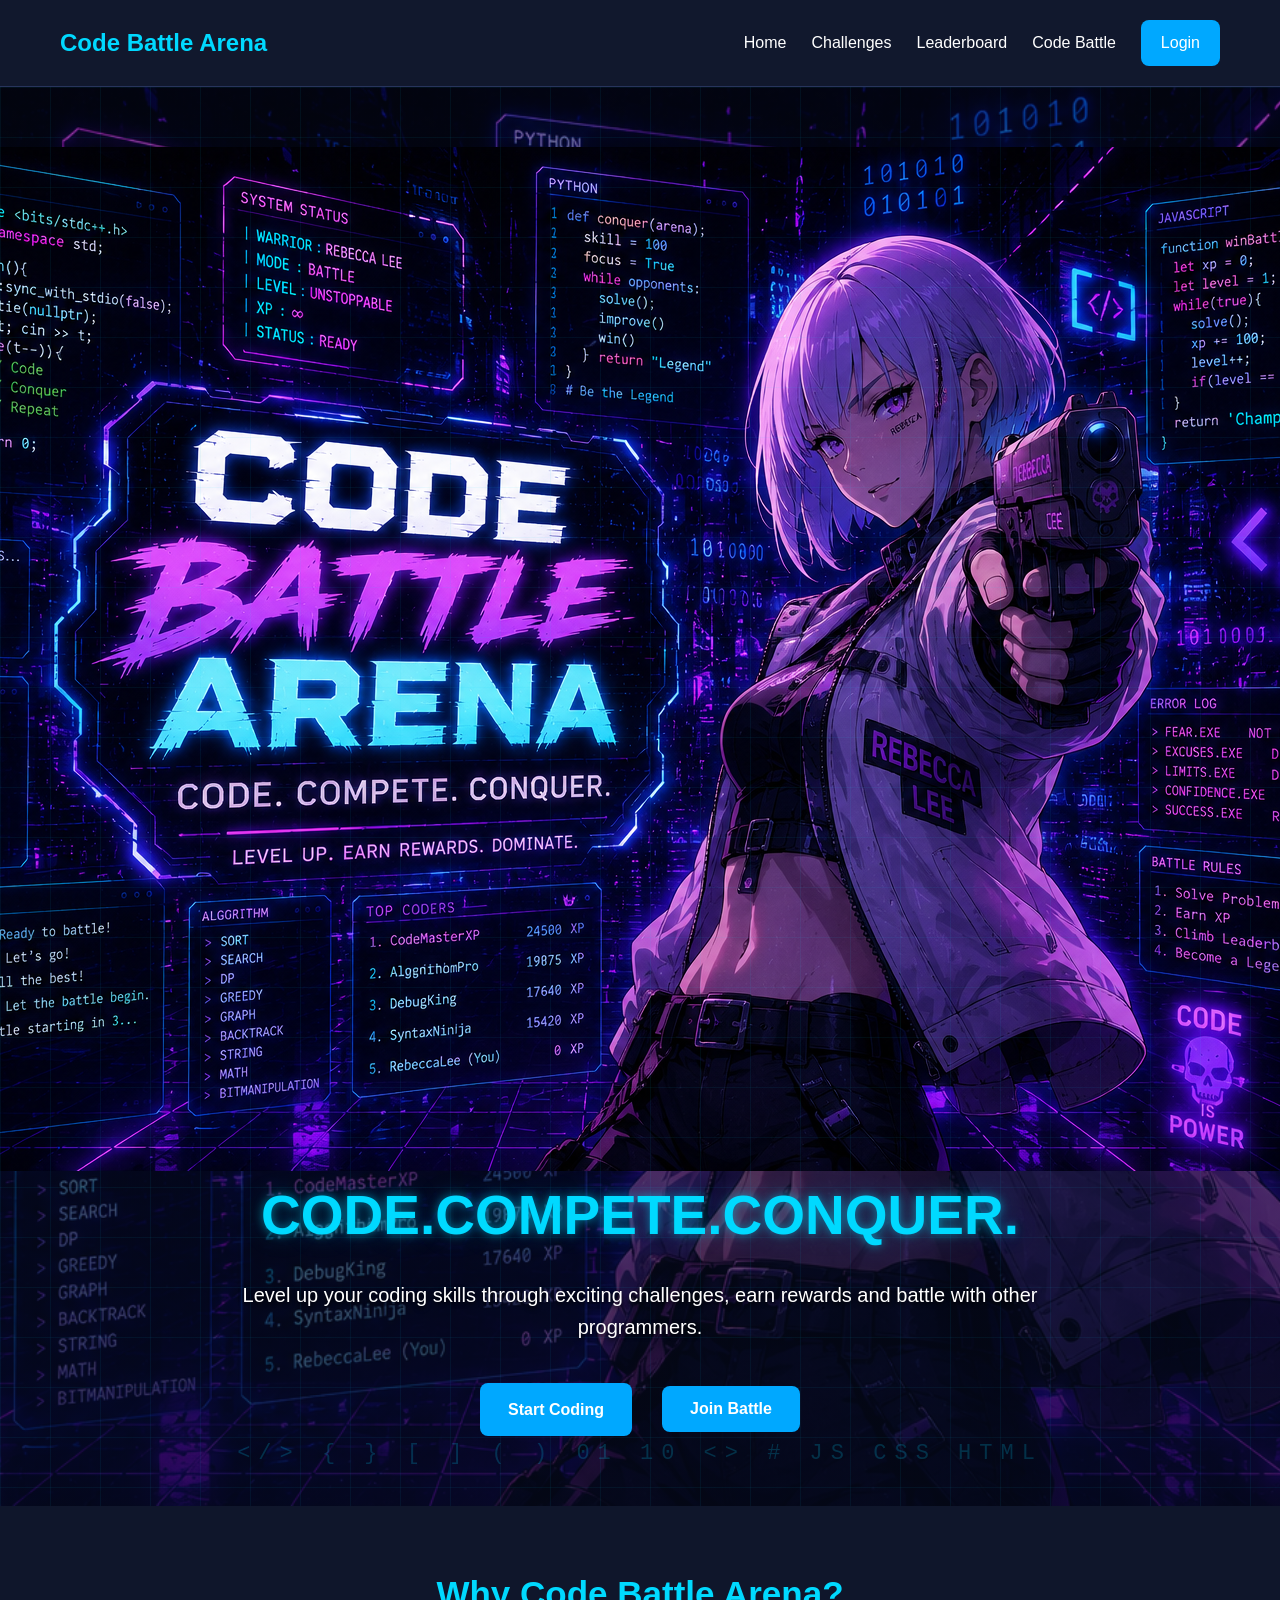
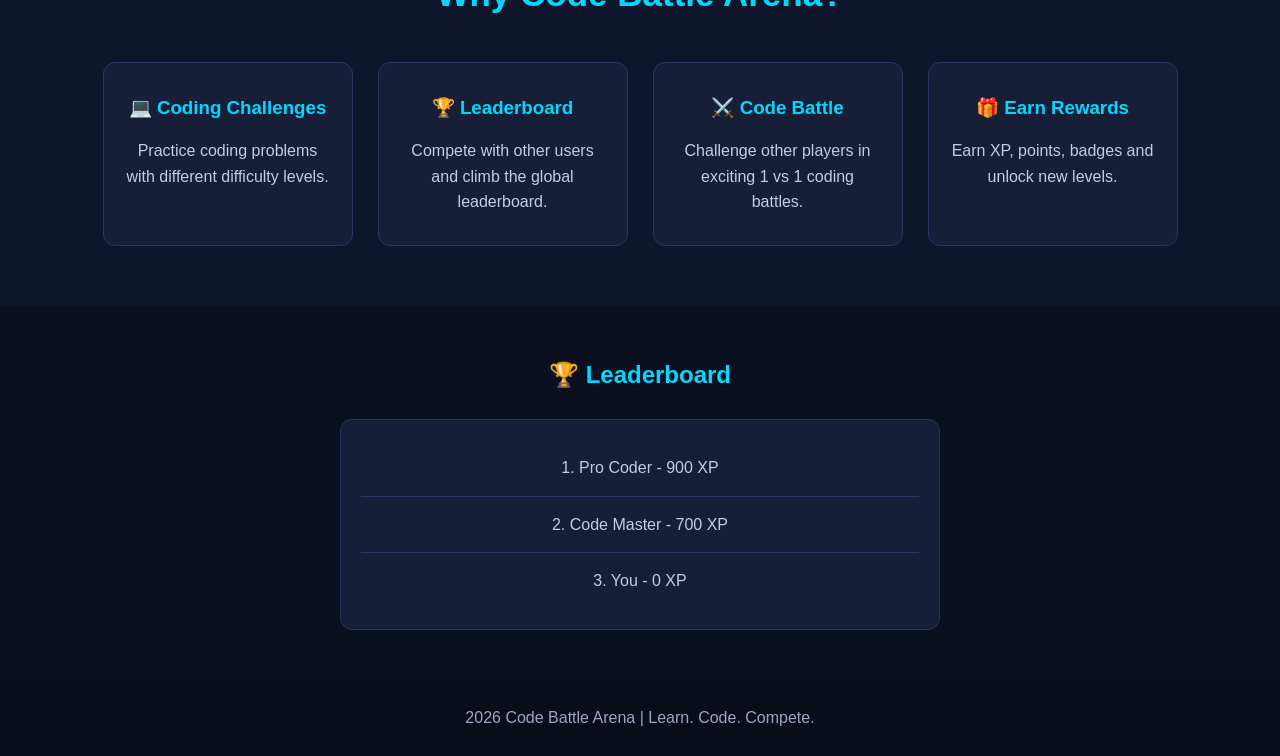
<file: index.html>
<!DOCTYPE html>
<html lang="en">

<head>

    <meta charset="UTF-8">

    <meta name="viewport"
          content="width=device-width, initial-scale=1.0">

    <title>Code Battle Arena</title>

    <link rel="stylesheet" href="style.css">

</head>

<body>


    <!-- ================================
         NAVIGATION BAR
    ================================= -->

    <nav class="navbar">

        <div class="logo">
            Code Battle Arena
        </div>

        <div class="nav-links">

            <a href="index.html">
                Home
            </a>

            <a href="challenges.html">
                Challenges
            </a>

            <a href="Leaderboard.html">
                Leaderboard
            </a>

            <a href="battle.html">
                Code Battle
            </a>

            <a href="#" class="login-btn">
                Login
            </a>

        </div>

    </nav>



    <!-- ================================
         HERO SECTION
    ================================= -->

    <section class="hero">

        <!-- BACKGROUND IMAGE -->

        <img
            src="./coding-bg.png"
            class="hero-background"
            alt="Coding Background"
        >


        <!-- DARK OVERLAY -->

        <div class="hero-overlay"></div>


        <!-- HERO CONTENT -->

        <div class="hero-content">

            <h1>
                CODE.COMPETE.CONQUER.
            </h1>

            <p>
                Level up your coding skills through exciting
                challenges, earn rewards and battle with
                other programmers.
            </p>


            <!-- BUTTONS -->

            <div class="buttons">

                <a
                    href="challenges.html"
                    class="start-button"
                >
                    Start Coding
                </a>


                <button
                    onclick="joinBattle()"
                >
                    Join Battle
                </button>

            </div>

        </div>

    </section>



    <!-- ================================
         FEATURES SECTION
    ================================= -->

    <section class="features">

        <h2>
            Why Code Battle Arena?
        </h2>


        <div class="feature-container">


            <!-- CARD 1 -->

            <div class="feature-card">

                <h3>
                    💻 Coding Challenges
                </h3>

                <p>
                    Practice coding problems with
                    different difficulty levels.
                </p>

            </div>



            <!-- CARD 2 -->

            <div class="feature-card">

                <h3>
                    🏆 Leaderboard
                </h3>

                <p>
                    Compete with other users and
                    climb the global leaderboard.
                </p>

            </div>



            <!-- CARD 3 -->

            <div class="feature-card">

                <h3>
                    ⚔️ Code Battle
                </h3>

                <p>
                    Challenge other players in
                    exciting 1 vs 1 coding battles.
                </p>

            </div>



            <!-- CARD 4 -->

            <div class="feature-card">

                <h3>
                    🎁 Earn Rewards
                </h3>

                <p>
                    Earn XP, points, badges and
                    unlock new levels.
                </p>

            </div>


        </div>

    </section>



    <!-- ================================
         LEADERBOARD PREVIEW
    ================================= -->

    <section class="leaderboard">

        <h2>
            🏆 Leaderboard
        </h2>


        <ul id="leaderboardList">

            <li>
                1. Pro Coder - 900 XP
            </li>

            <li>
                2. Code Master - 700 XP
            </li>

            <li>
                3. You - 0 XP
            </li>

        </ul>

    </section>



    <!-- ================================
         FOOTER
    ================================= -->

    <footer>

        <p>
            2026 Code Battle Arena |
            Learn. Code. Compete.
        </p>

    </footer>



    <!-- ================================
         JAVASCRIPT
    ================================= -->

    <script src="script.js"></script>

</body>

</html>
</file>
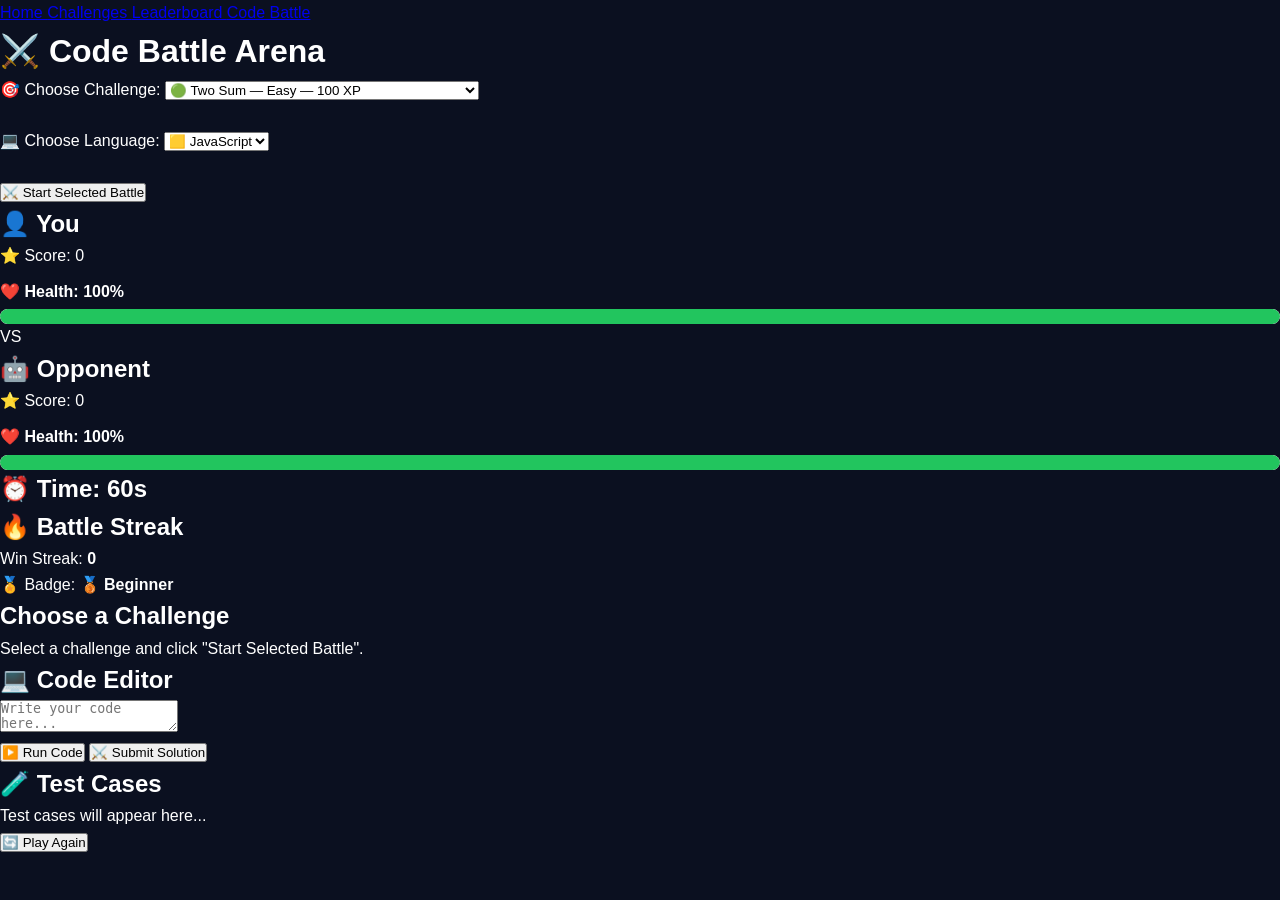
<file: battle.html>
<!DOCTYPE html>
<html lang="en">

<head>

    <meta charset="UTF-8">

    <meta name="viewport"
          content="width=device-width, initial-scale=1.0">

    <title>Code Battle Arena</title>

    <link rel="stylesheet"
          href="style.css">

</head>

<body>

    <!-- NAVIGATION -->

    <nav>

        <a href="index.html">
            Home
        </a>

        <a href="challenges.html">
            Challenges
        </a>

        <a href="leaderboard.html">
            Leaderboard
        </a>

        <a href="battle.html">
            Code Battle
        </a>

    </nav>


    <!-- MAIN BATTLE -->

    <main class="battle-page">

        <h1>
            ⚔️ Code Battle Arena
        </h1>


        <!-- CHALLENGE SELECTOR -->

        <section class="challenge-selector">

            <label for="battleChallenge">
                🎯 Choose Challenge:
            </label>

            <select id="battleChallenge">

                <option value="0">
                    🟢 Two Sum — Easy — 100 XP
                </option>

                <option value="1">
                    🟢 Reverse String — Easy — 100 XP
                </option>

                <option value="2">
                    🟡 Find Maximum Number — Medium — 200 XP
                </option>

                <option value="3">
                    🟡 Palindrome Check — Medium — 200 XP
                </option>

                <option value="4">
                    🔴 Find Duplicate Number — Hard — 300 XP
                </option>

            </select>

            <br><br>


            <!-- LANGUAGE SELECTOR -->

            <label for="languageSelect">
                💻 Choose Language:
            </label>

            <select id="languageSelect">

                <option value="javascript">
                    🟨 JavaScript
                </option>

                <option value="python">
                    🐍 Python
                </option>

                <option value="java">
                    ☕ Java
                </option>

                <option value="cpp">
                    ⚡ C++
                </option>

                <option value="c">
                    🔵 C
                </option>

            </select>

            <br><br>


            <!-- LANGUAGE SELECT DOES NOT START BATTLE -->

            <button onclick="startSelectedBattle()">
                ⚔️ Start Selected Battle
            </button>

        </section>


        <!-- BATTLE STATUS -->

        <section class="battle-status">


            <!-- YOU -->

            <div class="player-card">

                <h2>
                    👤 You
                </h2>

                <p>
                    ⭐ Score:
                    <span id="playerScore">0</span>
                </p>

                <div class="health-container">

                    <p>
                        ❤️ Health:
                        <span id="playerHealthText">
                            100%
                        </span>
                    </p>

                    <div class="health-bar">

                        <div
                            id="playerHealth"
                            class="health-fill">
                        </div>

                    </div>

                </div>

            </div>


            <!-- VS -->

            <div class="vs">
                VS
            </div>


            <!-- OPPONENT -->

            <div class="player-card">

                <h2>
                    🤖 Opponent
                </h2>

                <p>
                    ⭐ Score:
                    <span id="opponentScore">0</span>
                </p>

                <div class="health-container">

                    <p>
                        ❤️ Health:
                        <span id="opponentHealthText">
                            100%
                        </span>
                    </p>

                    <div class="health-bar">

                        <div
                            id="opponentHealth"
                            class="health-fill">
                        </div>

                    </div>

                </div>

            </div>

        </section>


        <!-- TIMER -->

        <section class="battle-timer">

            <h2>
                ⏰ Time:
                <span id="battleTimer">60</span>s
            </h2>

        </section>


        <!-- BATTLE STREAK -->

        <section class="battle-streak">

            <h2>
                🔥 Battle Streak
            </h2>

            <p>
                Win Streak:
                <strong id="winStreakDisplay">
                    0
                </strong>
            </p>

            <p>
                🏅 Badge:
                <strong id="streakBadge">
                    🥉 Beginner
                </strong>
            </p>

        </section>


        <!-- QUESTION -->

        <section class="battle-question">

            <h2 id="battleTitle">
                Choose a Challenge
            </h2>

            <p id="battleQuestion">
                Select a challenge and click
                "Start Selected Battle".
            </p>

        </section>


        <!-- CODE EDITOR -->

        <section class="code-section">

            <h2>
                💻 Code Editor
            </h2>


            <textarea
                id="battleCode"
                placeholder="Write your code here..."></textarea>


            <div class="battle-buttons">

                <button onclick="runBattleCode()">
                    ▶️ Run Code
                </button>

                <button onclick="submitBattle()">
                    ⚔️ Submit Solution
                </button>

            </div>

        </section>


        <!-- TEST CASE RESULT -->

        <section class="test-section">

            <h2>
                🧪 Test Cases
            </h2>

            <div id="testCaseResult">
                Test cases will appear here...
            </div>

        </section>


        <!-- PLAY AGAIN -->

        <section class="play-again-section">

            <button onclick="playAgain()">
                🔄 Play Again
            </button>

        </section>

    </main>


    <!-- SCRIPT -->

    <script src="script.js"></script>

</body>

</html>
</file>
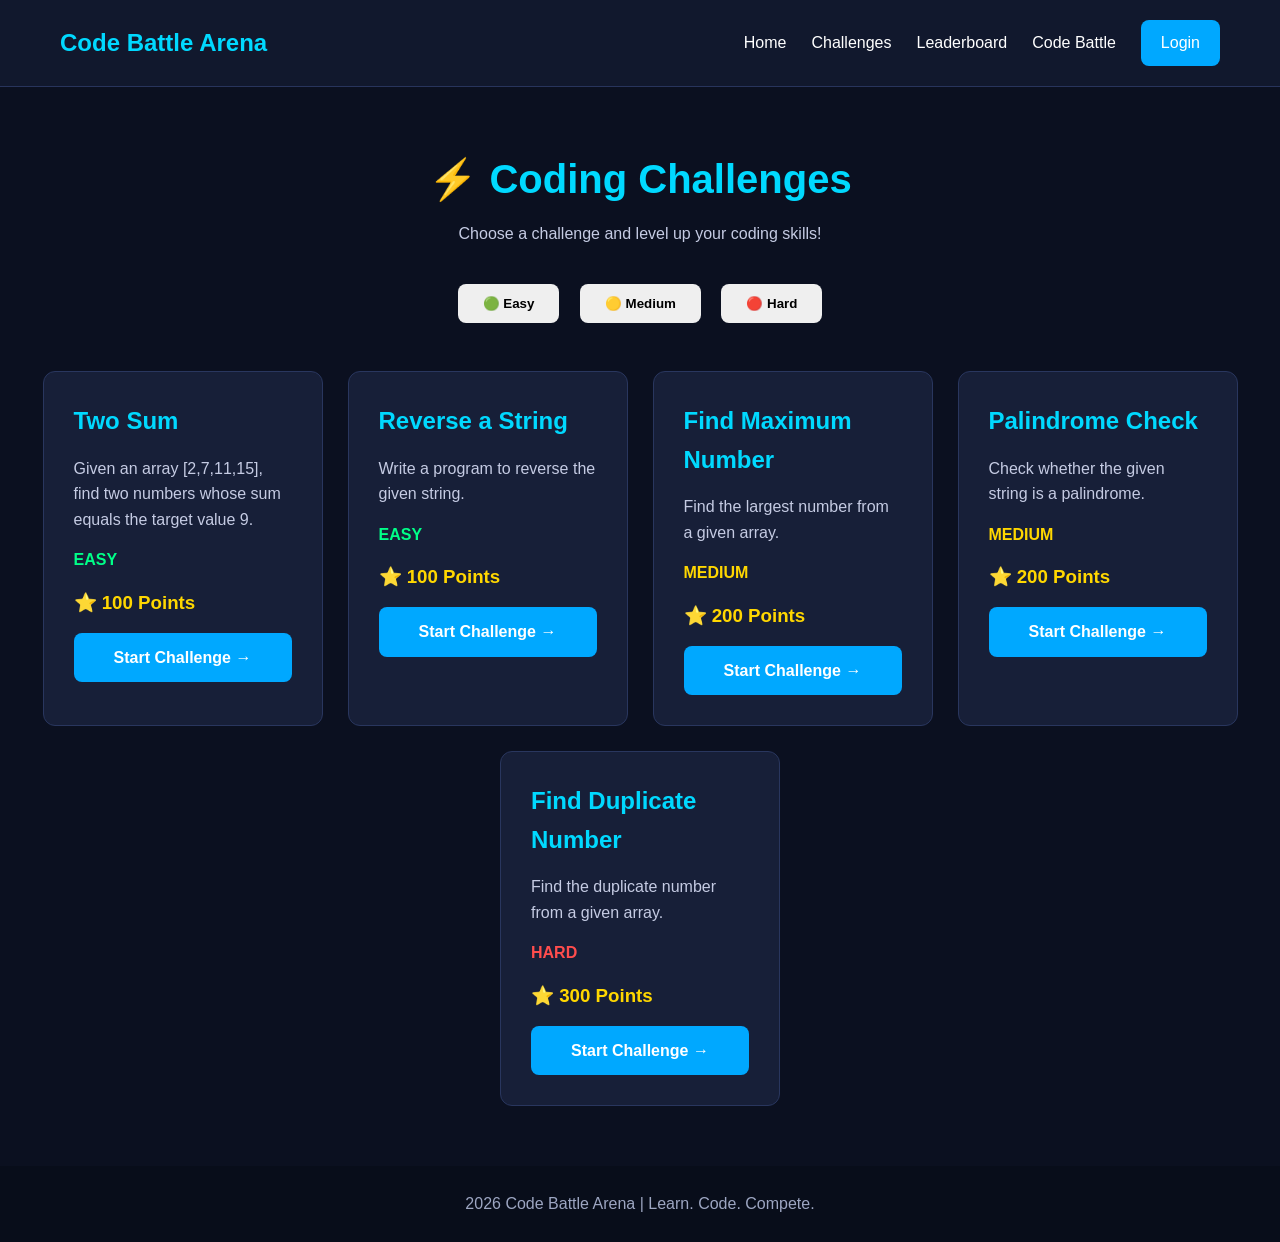
<file: challenges.html>
<!DOCTYPE html>
<html lang="en">

<head>

    <meta charset="UTF-8">

    <meta name="viewport"
          content="width=device-width, initial-scale=1.0">

    <title>Challenges - Code Battle Arena</title>

    <link rel="stylesheet" href="style.css">

</head>

<body>

    <!-- Navigation Bar -->

    <nav class="navbar">

        <div class="logo">
            Code Battle Arena
        </div>

        <div class="nav-links">

            <a href="index.html">
                Home
            </a>

            <a href="challenges.html">
                Challenges
            </a>

            <a href="leaderboard.html">
                Leaderboard
            </a>

            <a href="battle.html">
                Code Battle
            </a>

            <a href="#" class="login-btn">
                Login
            </a>

        </div>

    </nav>


    <!-- Challenges Section -->

    <section class="challenges-section">

        <h1>
            ⚡ Coding Challenges
        </h1>

        <p>
            Choose a challenge and level up your coding skills!
        </p>


        <!-- Difficulty Buttons -->

        <div class="difficulty-buttons">

            <button>
                🟢 Easy
            </button>

            <button>
                🟡 Medium
            </button>

            <button>
                🔴 Hard
            </button>

        </div>


        <!-- Challenges Container -->

        <div class="challenges-container">


            <!-- Challenge 1 -->

            <div class="challenges-card">

                <h2>
                    Two Sum
                </h2>

                <p>
                    Given an array [2,7,11,15],
                    find two numbers whose sum equals
                    the target value 9.
                </p>

                <span class="easy">
                    EASY
                </span>

                <h3>
                    ⭐ 100 Points
                </h3>

                <a href="editor.html?challenge=twosum"
                   class="challenge-start-button">

                    Start Challenge →

                </a>

            </div>


            <!-- Challenge 2 -->

            <div class="challenges-card">

                <h2>
                    Reverse a String
                </h2>

                <p>
                    Write a program to reverse
                    the given string.
                </p>

                <span class="easy">
                    EASY
                </span>

                <h3>
                    ⭐ 100 Points
                </h3>

                <a href="editor.html?challenge=reverse"
                   class="challenge-start-button">

                    Start Challenge →

                </a>

            </div>


            <!-- Challenge 3 -->

            <div class="challenges-card">

                <h2>
                    Find Maximum Number
                </h2>

                <p>
                    Find the largest number
                    from a given array.
                </p>

                <span class="medium">
                    MEDIUM
                </span>

                <h3>
                    ⭐ 200 Points
                </h3>

                <a href="editor.html?challenge=maximum"
                   class="challenge-start-button">

                    Start Challenge →

                </a>

            </div>


            <!-- Challenge 4 -->

            <div class="challenges-card">

                <h2>
                    Palindrome Check
                </h2>

                <p>
                    Check whether the given
                    string is a palindrome.
                </p>

                <span class="medium">
                    MEDIUM
                </span>

                <h3>
                    ⭐ 200 Points
                </h3>

                <a href="editor.html?challenge=palindrome"
                   class="challenge-start-button">

                    Start Challenge →

                </a>

            </div>


            <!-- Challenge 5 -->

            <div class="challenges-card">

                <h2>
                    Find Duplicate Number
                </h2>

                <p>
                    Find the duplicate number
                    from a given array.
                </p>

                <span class="hard">
                    HARD
                </span>

                <h3>
                    ⭐ 300 Points
                </h3>

                <a href="editor.html?challenge=duplicate"
                   class="challenge-start-button">

                    Start Challenge →

                </a>

            </div>


        </div>

    </section>


    <!-- Footer -->

    <footer>

        <p>
            2026 Code Battle Arena |
            Learn. Code. Compete.
        </p>

    </footer>


    <!-- JavaScript -->

    <script src="script.js"></script>

</body>

</html>
</file>
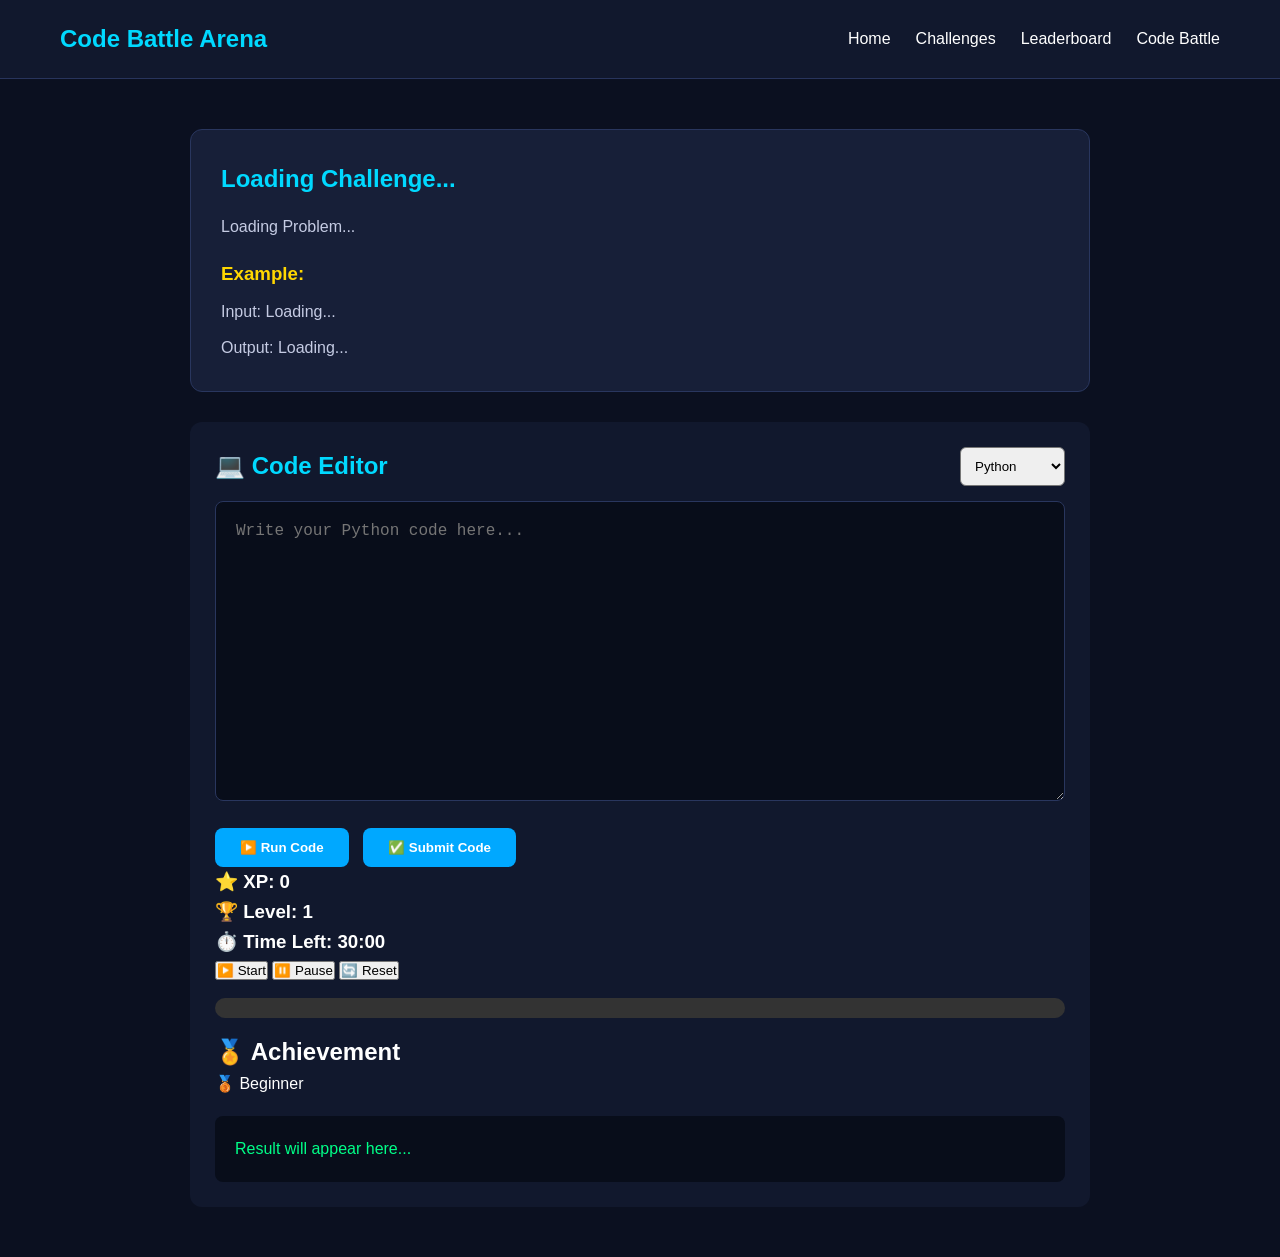
<file: editor.html>
<!DOCTYPE html>
<html lang="en">

<head>

    <meta charset="UTF-8">

    <meta name="viewport"
          content="width=device-width, initial-scale=1.0">

    <title>Coding Editor - Code Battle Arena</title>

    <link rel="stylesheet" href="style.css">

</head>

<body>

    <!-- =========================
         NAVIGATION BAR
    ========================== -->

    <nav class="navbar">

        <div class="logo">
            Code Battle Arena
        </div>

        <div class="nav-links">

            <a href="index.html">
                Home
            </a>

            <a href="challenges.html">
                Challenges
            </a>

            <a href="leaderboard.html">
                Leaderboard
            </a>

            <a href="battle.html">
                Code Battle
            </a>

        </div>

    </nav>


    <!-- =========================
         EDITOR SECTION
    ========================== -->

    <section class="editor-section">


        <!-- =========================
             PROBLEM BOX
        ========================== -->

        <div class="problem-box">

            <h1 id="problemTitle">
                Loading Challenge...
            </h1>

            <p id="problemDescription">
                Loading Problem...
            </p>

            <h3>
                Example:
            </h3>

            <p id="exampleInput">
                Input: Loading...
            </p>

            <p id="exampleOutput">
                Output: Loading...
            </p>

        </div>


        <!-- =========================
             CODE BOX
        ========================== -->

        <div class="code-box">

            <!-- Editor Header -->

            <div class="editor-header">

                <h2>
                    💻 Code Editor
                </h2>

                <select id="language">

                    <option value="python">
                        Python
                    </option>

                    <option value="java">
                        Java
                    </option>

                    <option value="c">
                        C
                    </option>

                    <option value="cpp">
                        C++
                    </option>

                    <option value="javascript">
                        JavaScript
                    </option>

                </select>

            </div>


            <!-- Code Area -->

            <textarea
                id="codeEditor"
                placeholder="Write your Python code here..."></textarea>


            <!-- =========================
                 EDITOR BUTTONS
            ========================== -->

            <div class="editor-buttons">

                <button onclick="runCode()">
                    ▶️ Run Code
                </button>

                <button onclick="submitCode()">
                    ✅ Submit Code
                </button>

            </div>


            <!-- =========================
                 SCORE BOARD
            ========================== -->

            <div class="score-board">

                <h3>
                    ⭐ XP:
                    <span id="xp">0</span>
                </h3>

                <h3>
                    🏆 Level:
                    <span id="level">1</span>
                </h3>

            </div>


            <!-- =========================
                 TIMER
            ========================== -->

            <div class="timer-box">

                <h3>
                    ⏱️ Time Left:
                    <span id="timer">30:00</span>
                </h3>

                <div class="timer-buttons">

                    <button onclick="startTimer()">
                        ▶️ Start
                    </button>

                    <button onclick="pauseTimer()">
                        ⏸️ Pause
                    </button>

                    <button onclick="resetTimer()">
                        🔄 Reset
                    </button>

                </div>

            </div>


            <!-- =========================
                 PROGRESS BAR
            ========================== -->

            <div class="progress-container">

                <div id="progress-bar"></div>

            </div>


            <!-- =========================
                 ACHIEVEMENT
            ========================== -->

            <div class="badge-box">

                <h2>
                    🏅 Achievement
                </h2>

                <p id="badge">
                    🥉 Beginner
                </p>

            </div>


            <!-- =========================
                 RESULT
            ========================= -->

            <div id="result">
                Result will appear here...
            </div>


        </div>

    </section>


    <!-- =========================
         JAVASCRIPT
    ========================== -->

    <script src="script.js"></script>

</body>

</html>
</file>
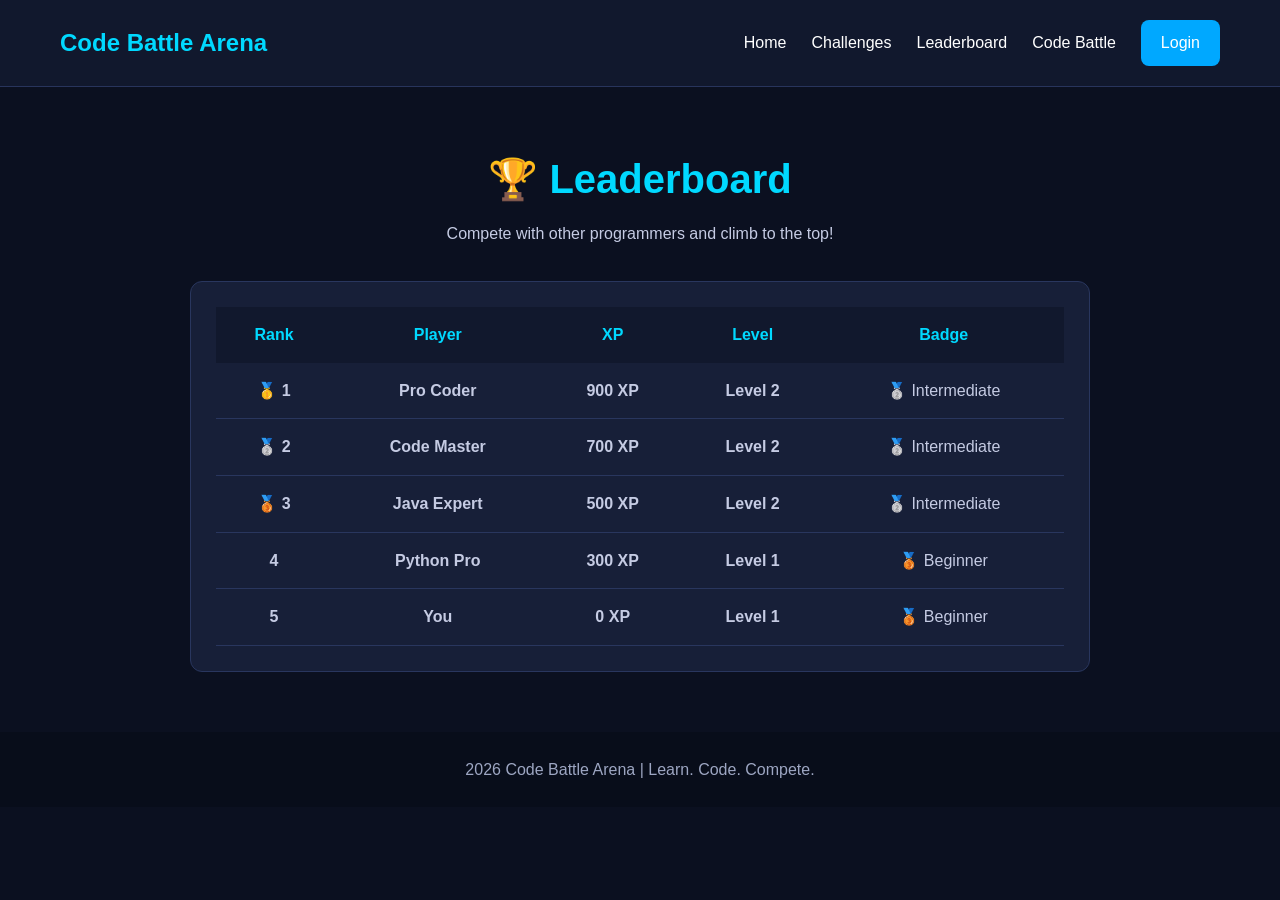
<file: Leaderboard.html>
<!DOCTYPE html>

<html lang="en">

<head>


<meta charset="UTF-8">

<meta name="viewport"
      content="width=device-width, initial-scale=1.0">

<title>Leaderboard - Code Battle Arena</title>

<link rel="stylesheet" href="style.css">


</head>

<body>

<!-- ==========================================
     NAVIGATION
========================================== -->

<nav class="navbar">


<div class="logo">
    Code Battle Arena
</div>

<div class="nav-links">

    <a href="index.html">Home</a>

    <a href="challenges.html">Challenges</a>

    <a href="leaderboard.html">Leaderboard</a>

    <a href="battle.html">Code Battle</a>

    <a href="#" class="login-btn">Login</a>

</div>


</nav>

<!-- ==========================================
     LEADERBOARD
========================================== -->

<section class="leaderboard-section">


<h1>🏆 Leaderboard</h1>

<p>
    Compete with other programmers and climb to the top!
</p>


<div class="leaderboard-container">

    <table class="leaderboard-table">

        <thead>

            <tr>

                <th>Rank</th>
                <th>Player</th>
                <th>XP</th>
                <th>Level</th>
                <th>Badge</th>

            </tr>

        </thead>


        <tbody id="leaderboardBody">

        </tbody>

    </table>

</div>


</section>

<!-- ==========================================
     FOOTER
========================================== -->

<footer>


<p>
    2026 Code Battle Arena | Learn. Code. Compete.
</p>


</footer>

<!-- ==========================================
     LEADERBOARD SCRIPT
========================================== -->

<script>

function getLevel(xp) {

    if (xp >= 1000) {
        return "Level 3";
    }

    if (xp >= 500) {
        return "Level 2";
    }

    return "Level 1";
}


function getBadge(xp) {

    if (xp >= 1000) {
        return "🔥 Pro Coder";
    }

    if (xp >= 500) {
        return "🥈 Intermediate";
    }

    return "🥉 Beginner";
}


function updateLeaderboard() {

    // Get YOUR latest XP

    const yourXP =
        Number(localStorage.getItem("playerXP")) || 0;


    // Other players

    const players = [

        {
            name: "Pro Coder",
            xp: 900
        },

        {
            name: "Code Master",
            xp: 700
        },

        {
            name: "You",
            xp: yourXP
        },

        {
            name: "Java Expert",
            xp: 500
        },

        {
            name: "Python Pro",
            xp: 300
        }

    ];


    // Highest XP first

    players.sort(function(a, b) {

        return b.xp - a.xp;

    });


    const tbody =
        document.getElementById("leaderboardBody");


    tbody.innerHTML = "";


    // Create rows

    players.forEach(function(player, index) {


        let rank;


        if (index === 0) {

            rank = "🥇 1";

        }

        else if (index === 1) {

            rank = "🥈 2";

        }

        else if (index === 2) {

            rank = "🥉 3";

        }

        else {

            rank = index + 1;

        }


        const row =
            document.createElement("tr");


        // Highlight You

        if (player.name === "You") {

            row.classList.add("current-player");

        }


        row.innerHTML = `

            <td class="rank">
                ${rank}
            </td>

            <td class="player-name">
                ${player.name}
            </td>

            <td class="xp-value">
                ${player.xp} XP
            </td>

            <td class="level-value">
                ${getLevel(player.xp)}
            </td>

            <td>
                ${getBadge(player.xp)}
            </td>

        `;


        tbody.appendChild(row);

    });

}


// Load leaderboard

window.addEventListener(
    "DOMContentLoaded",
    updateLeaderboard
);


// Update if XP changes

window.addEventListener(
    "storage",
    function(event) {

        if (event.key === "playerXP") {

            updateLeaderboard();

        }

    }
);

</script>

</body>

</html>
</file>
<file: style.css>
/* =================================
   GLOBAL
================================= */

* {
    margin: 0;
    padding: 0;
    box-sizing: border-box;
}

body {
    font-family: Arial, sans-serif;
    background: #0b1020;
    color: white;
    line-height: 1.6;
}


/* =================================
   NAVIGATION BAR
================================= */

.navbar {
    display: flex;
    justify-content: space-between;
    align-items: center;

    padding: 20px 60px;

    background: #11182d;
    border-bottom: 1px solid #28345c;
}

.logo {
    font-size: 24px;
    font-weight: bold;
    color: #00d9ff;
}

.nav-links {
    display: flex;
    align-items: center;
    gap: 25px;
}

.nav-links a {
    color: white;
    text-decoration: none;
    font-size: 16px;
}

.nav-links a:hover {
    color: #00d9ff;
}


/* =================================
   LOGIN BUTTON
================================= */

.login-btn {
    background: #00a8ff;
    padding: 10px 20px;
    border-radius: 8px;
}

.login-btn:hover {
    color: white !important;
    background: #0077ff;
}


/* =================================
   HERO SECTION + IMAGE
================================= */

.hero {
    min-height: 625px;

    display: flex;
    flex-direction: column;
    justify-content: center;
    align-items: center;

    text-align: center;

    padding: 60px 20px;

    position: relative;
    overflow: hidden;

    background-image:
        linear-gradient(
            rgba(5, 10, 30, 0.40),
            rgba(5, 10, 30, 0.70)
        ),
        url("./coding-bg.png");

    background-size: cover;
    background-position: center;
    background-repeat: no-repeat;
}


/* =================================
   CODING GRID
================================= */

.hero::before {
    content: "";

    position: absolute;
    inset: 0;

    background-image:
        linear-gradient(
            rgba(0, 217, 255, 0.06) 1px,
            transparent 1px
        ),
        linear-gradient(
            90deg,
            rgba(0, 217, 255, 0.06) 1px,
            transparent 1px
        );

    background-size: 50px 50px;

    pointer-events: none;
}


/* =================================
   CODING SYMBOLS
================================= */

.hero::after {
    content: "</>   { }   [ ]   ( )   01   10   <>   #   JS   CSS   HTML";

    position: absolute;

    left: 0;
    right: 0;
    bottom: 35px;

    text-align: center;

    color: rgba(0, 217, 255, 0.20);

    font-family: monospace;

    font-size: 22px;

    letter-spacing: 8px;

    white-space: nowrap;

    pointer-events: none;
}


/* =================================
   HERO CONTENT
================================= */

.hero-content {
    max-width: 850px;

    position: relative;

    z-index: 2;
}

.hero h1 {
    font-size: 55px;

    margin-bottom: 20px;

    color: #00d9ff;

    text-shadow:
        0 0 10px rgba(0, 217, 255, 0.5),
        0 0 25px rgba(0, 217, 255, 0.25);
}

.hero p {
    font-size: 20px;

    color: #ffffff;

    margin-bottom: 30px;

    text-shadow: 0 2px 5px black;
}


/* =================================
   BUTTONS
================================= */

.buttons {
    display: flex;

    justify-content: center;

    align-items: center;

    gap: 10px;
}

.buttons button,
.start-button {
    display: inline-block;

    padding: 14px 28px;

    margin: 10px;

    border: none;

    border-radius: 8px;

    font-size: 16px;

    font-weight: bold;

    cursor: pointer;

    background: #00a8ff;

    color: white;

    text-decoration: none;

    transition: 0.3s;
}

.buttons button:hover,
.start-button:hover {
    background: #0077ff;

    transform: scale(1.05);
}


/* =================================
   FEATURES
================================= */

.features {
    padding: 60px 40px;

    text-align: center;

    background: #0f162b;
}

.features h2 {
    font-size: 35px;

    margin-bottom: 40px;

    color: #00d9ff;
}

.feature-container {
    display: flex;

    justify-content: center;

    flex-wrap: wrap;

    gap: 25px;
}

.feature-card {
    width: 250px;

    padding: 30px 20px;

    background: #171f38;

    border: 1px solid #29365e;

    border-radius: 12px;

    transition: 0.3s;
}

.feature-card:hover {
    transform: translateY(-10px);

    border-color: #00d9ff;

    box-shadow: 0 10px 30px rgba(0, 217, 255, 0.12);
}

.feature-card h3 {
    color: #00d9ff;

    margin-bottom: 15px;
}

.feature-card p {
    color: #c5cbe3;
}


/* =================================
   LEADERBOARD PREVIEW
================================= */

.leaderboard {
    padding: 50px 30px;

    text-align: center;

    background: #0b1020;
}

.leaderboard h2 {
    color: #00d9ff;

    margin-bottom: 25px;
}

.leaderboard ul {
    list-style: none;

    max-width: 600px;

    margin: auto;

    background: #171f38;

    border: 1px solid #29365e;

    border-radius: 12px;

    padding: 20px;
}

.leaderboard li {
    padding: 15px;

    border-bottom: 1px solid #29365e;

    color: #c5cbe3;
}

.leaderboard li:last-child {
    border-bottom: none;
}


/* =================================
   FOOTER
================================= */

footer {
    text-align: center;

    padding: 25px;

    background: #080d1a;

    color: #9da6c2;
}


/* =================================
   CHALLENGES
================================= */

.challenges-section {
    min-height: 600px;

    padding: 60px 40px;

    text-align: center;

    background: #0b1020;
}

.challenges-section h1 {
    font-size: 40px;

    color: #00d9ff;

    margin-bottom: 10px;
}

.challenges-section > p {
    color: #c5cbe3;

    margin-bottom: 30px;
}

.difficulty-buttons {
    margin-bottom: 40px;
}

.difficulty-buttons button {
    padding: 12px 25px;

    margin: 8px;

    border: none;

    border-radius: 8px;

    cursor: pointer;

    font-weight: bold;
}

.challenges-container {
    display: flex;

    justify-content: center;

    flex-wrap: wrap;

    gap: 25px;
}

.challenges-card {
    width: 280px;

    padding: 30px;

    background: #171f38;

    border: 1px solid #29365e;

    border-radius: 12px;

    text-align: left;

    transition: 0.3s;
}

.challenges-card:hover {
    transform: translateY(-8px);

    border-color: #00d9ff;
}

.challenges-card h2 {
    color: #00d9ff;

    margin-bottom: 15px;
}

.challenges-card p {
    color: #c5cbe3;

    margin-bottom: 15px;
}

.challenges-card h3 {
    color: #ffd700;

    margin: 15px 0;
}


/* =================================
   DIFFICULTY
================================= */

.easy {
    color: #00ff88;

    font-weight: bold;
}

.medium {
    color: #ffd700;

    font-weight: bold;
}

.hard {
    color: #ff4d4d;

    font-weight: bold;
}


/* =================================
   START CHALLENGE BUTTON
================================= */

.challenge-start-button {
    display: block;

    width: 100%;

    padding: 12px;

    text-align: center;

    border-radius: 8px;

    background: #00a8ff;

    color: white;

    text-decoration: none;

    font-weight: bold;
}

.challenge-start-button:hover {
    background: #0077ff;
}


/* =================================
   CODING EDITOR
================================= */

.editor-section {
    min-height: 700px;

    padding: 50px;

    background: #0b1020;
}

.problem-box {
    max-width: 900px;

    margin: auto;

    padding: 30px;

    background: #171f38;

    border-radius: 12px;

    border: 1px solid #29365e;

    margin-bottom: 30px;
}

.problem-box h1 {
    color: #00d9ff;

    margin-bottom: 15px;
}

.problem-box h3 {
    color: #ffd700;

    margin-top: 20px;
}

.problem-box p {
    color: #c5cbe3;

    margin-top: 10px;
}

.code-box {
    max-width: 900px;

    margin: auto;

    background: #11182d;

    padding: 25px;

    border-radius: 12px;
}

.editor-header {
    display: flex;

    justify-content: space-between;

    align-items: center;

    margin-bottom: 15px;
}

.editor-header h2 {
    color: #00d9ff;
}

.editor-header select {
    padding: 10px;

    border-radius: 6px;
}

#codeEditor {
    width: 100%;

    height: 300px;

    padding: 20px;

    background: #080d1a;

    color: #00ff88;

    border: 1px solid #29365e;

    border-radius: 8px;

    font-family: monospace;

    font-size: 16px;

    resize: vertical;
}

.editor-buttons {
    margin-top: 20px;
}

.editor-buttons button {
    padding: 12px 25px;

    margin-right: 10px;

    border: none;

    border-radius: 8px;

    background: #00a8ff;

    color: white;

    font-weight: bold;

    cursor: pointer;
}

.editor-buttons button:hover {
    background: #0077ff;
}

#result {
    margin-top: 20px;

    padding: 20px;

    background: #080d1a;

    color: #00ff88;

    border-radius: 8px;

    min-height: 50px;
}


/* =================================
   PROGRESS BAR
================================= */

.progress-container {
    width: 100%;

    height: 20px;

    background: #333;

    border-radius: 10px;

    overflow: hidden;

    margin: 15px 0;
}

#progress-bar {
    width: 0%;

    height: 100%;

    background: limegreen;

    transition: 0.5s;
}


/* =================================
   LEADERBOARD PAGE
================================= */

.leaderboard-section {
    min-height: 600px;

    padding: 60px 40px;

    text-align: center;

    background: #0b1020;
}

.leaderboard-section h1 {
    font-size: 40px;

    color: #00d9ff;

    margin-bottom: 10px;
}

.leaderboard-section > p {
    color: #c5cbe3;

    margin-bottom: 35px;
}

.leaderboard-container {
    max-width: 900px;

    margin: auto;

    background: #171f38;

    border: 1px solid #29365e;

    border-radius: 12px;

    padding: 25px;
}

.leaderboard-table {
    width: 100%;

    border-collapse: collapse;
}

.leaderboard-table th {
    background: #11182d;

    color: #00d9ff;

    padding: 15px;

    text-align: center;
}

.leaderboard-table td {
    padding: 15px;

    color: #c5cbe3;

    border-bottom: 1px solid #29365e;

    text-align: center;
}

.leaderboard-table tr:hover {
    background: #1e2945;
}

.rank {
    color: #ffd700;

    font-weight: bold;
}

.player-name {
    color: white;

    font-weight: bold;
}

.xp-value {
    color: #00ff88;

    font-weight: bold;
}

.level-value {
    color: #00d9ff;

    font-weight: bold;
}

.top-player {
    font-size: 18px;

    font-weight: bold;
}


/* =================================
   HEALTH BAR
================================= */

.health-container {
    margin-top: 10px;
}

.health-container p {
    margin: 5px 0;

    font-weight: bold;
}

.health-bar {
    width: 100%;

    height: 15px;

    background: #ddd;

    border-radius: 10px;

    overflow: hidden;
}

.health-fill {
    width: 100%;

    height: 100%;

    background: #22c55e;

    border-radius: 10px;

    transition: width 0.3s ease;
}


/* =================================
   WIN STREAK
================================= */

.streak-reward {
    margin-top: 15px;

    padding: 12px 20px;

    border-radius: 12px;

    background: rgba(255, 165, 0, 0.15);

    border: 1px solid orange;

    text-align: center;

    font-size: 18px;

    font-weight: bold;
}

.streak-reward strong {
    display: block;

    margin-top: 5px;

    font-size: 20px;
}


/* =================================
   MOBILE RESPONSIVE
================================= */

@media (max-width: 768px) {

    .navbar {
        flex-direction: column;

        gap: 20px;

        padding: 20px;
    }

    .nav-links {
        flex-wrap: wrap;

        justify-content: center;

        gap: 15px;
    }

    .hero {
        min-height: 550px;

        background-position: center;
    }

    .hero h1 {
        font-size: 38px;
    }

    .hero p {
        font-size: 16px;
    }

    .buttons {
        flex-direction: column;

        gap: 5px;
    }

    .feature-container {
        flex-direction: column;

        align-items: center;
    }

    .leaderboard-section {
        padding: 40px 15px;
    }

    .leaderboard-section h1 {
        font-size: 32px;
    }

    .leaderboard-container {
        padding: 10px;

        overflow-x: auto;
    }

    .leaderboard-table {
        min-width: 600px;
    }

    .editor-section {
        padding: 30px 15px;
    }

    .problem-box {
        padding: 20px;
    }

    .code-box {
        padding: 15px;
    }
}
</file>
